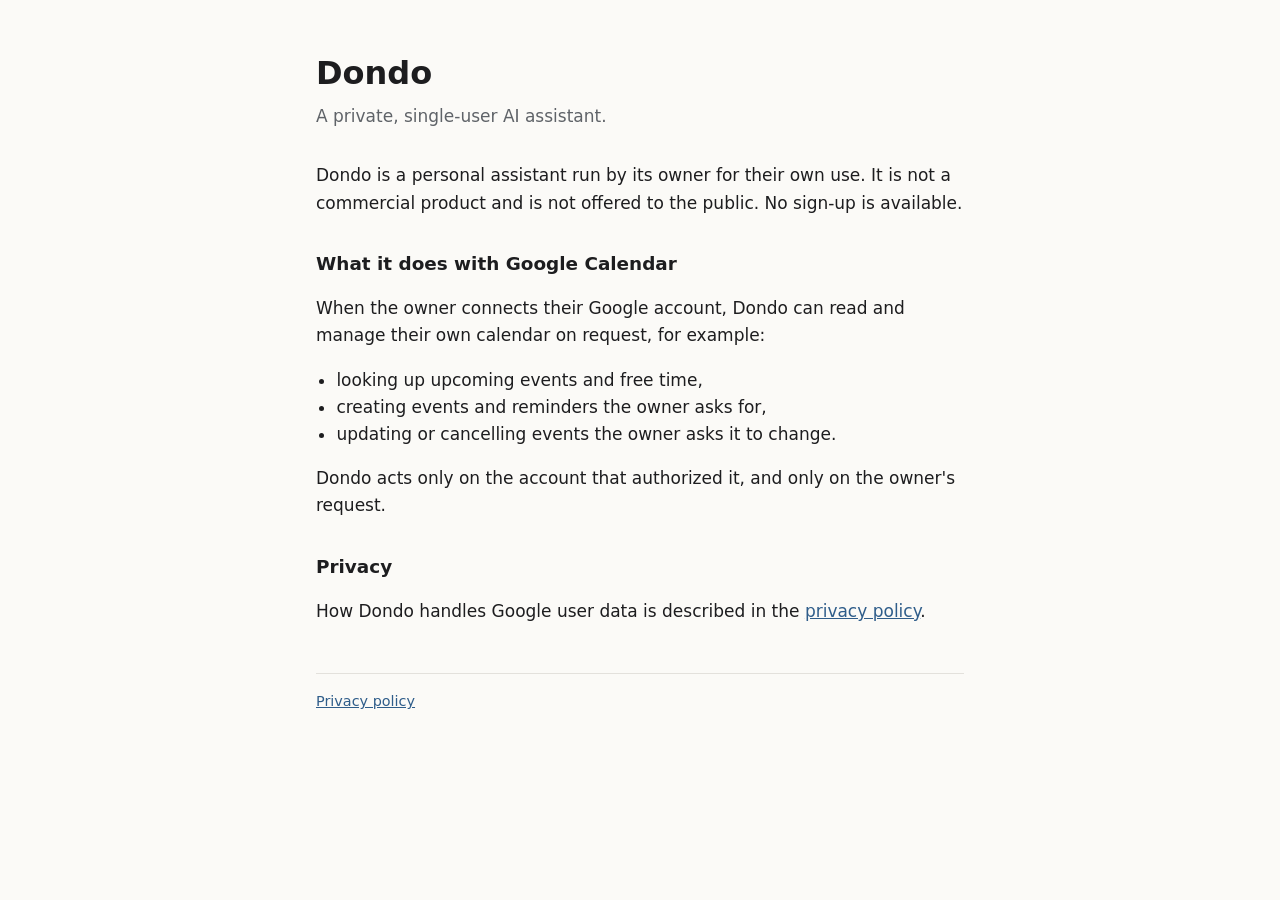
<file: index.html>
<!doctype html>
<html lang="en">
<head>
<meta charset="utf-8">
<meta name="viewport" content="width=device-width, initial-scale=1">
<title>Dondo</title>
<meta name="description" content="Dondo is a private, single-user AI assistant.">
<link rel="stylesheet" href="style.css">
</head>
<body>
<main>
  <h1>Dondo</h1>
  <p class="sub">A private, single-user AI assistant.</p>

  <p>Dondo is a personal assistant run by its owner for their own use. It is not a
  commercial product and is not offered to the public. No sign-up is available.</p>

  <h2>What it does with Google Calendar</h2>
  <p>When the owner connects their Google account, Dondo can read and manage their own
  calendar on request, for example:</p>
  <ul>
    <li>looking up upcoming events and free time,</li>
    <li>creating events and reminders the owner asks for,</li>
    <li>updating or cancelling events the owner asks it to change.</li>
  </ul>
  <p>Dondo acts only on the account that authorized it, and only on the owner's request.</p>

  <h2>Privacy</h2>
  <p>How Dondo handles Google user data is described in the
  <a href="privacy.html">privacy policy</a>.</p>

  <footer>
    <a href="privacy.html">Privacy policy</a>
  </footer>
</main>
</body>
</html>
</file>
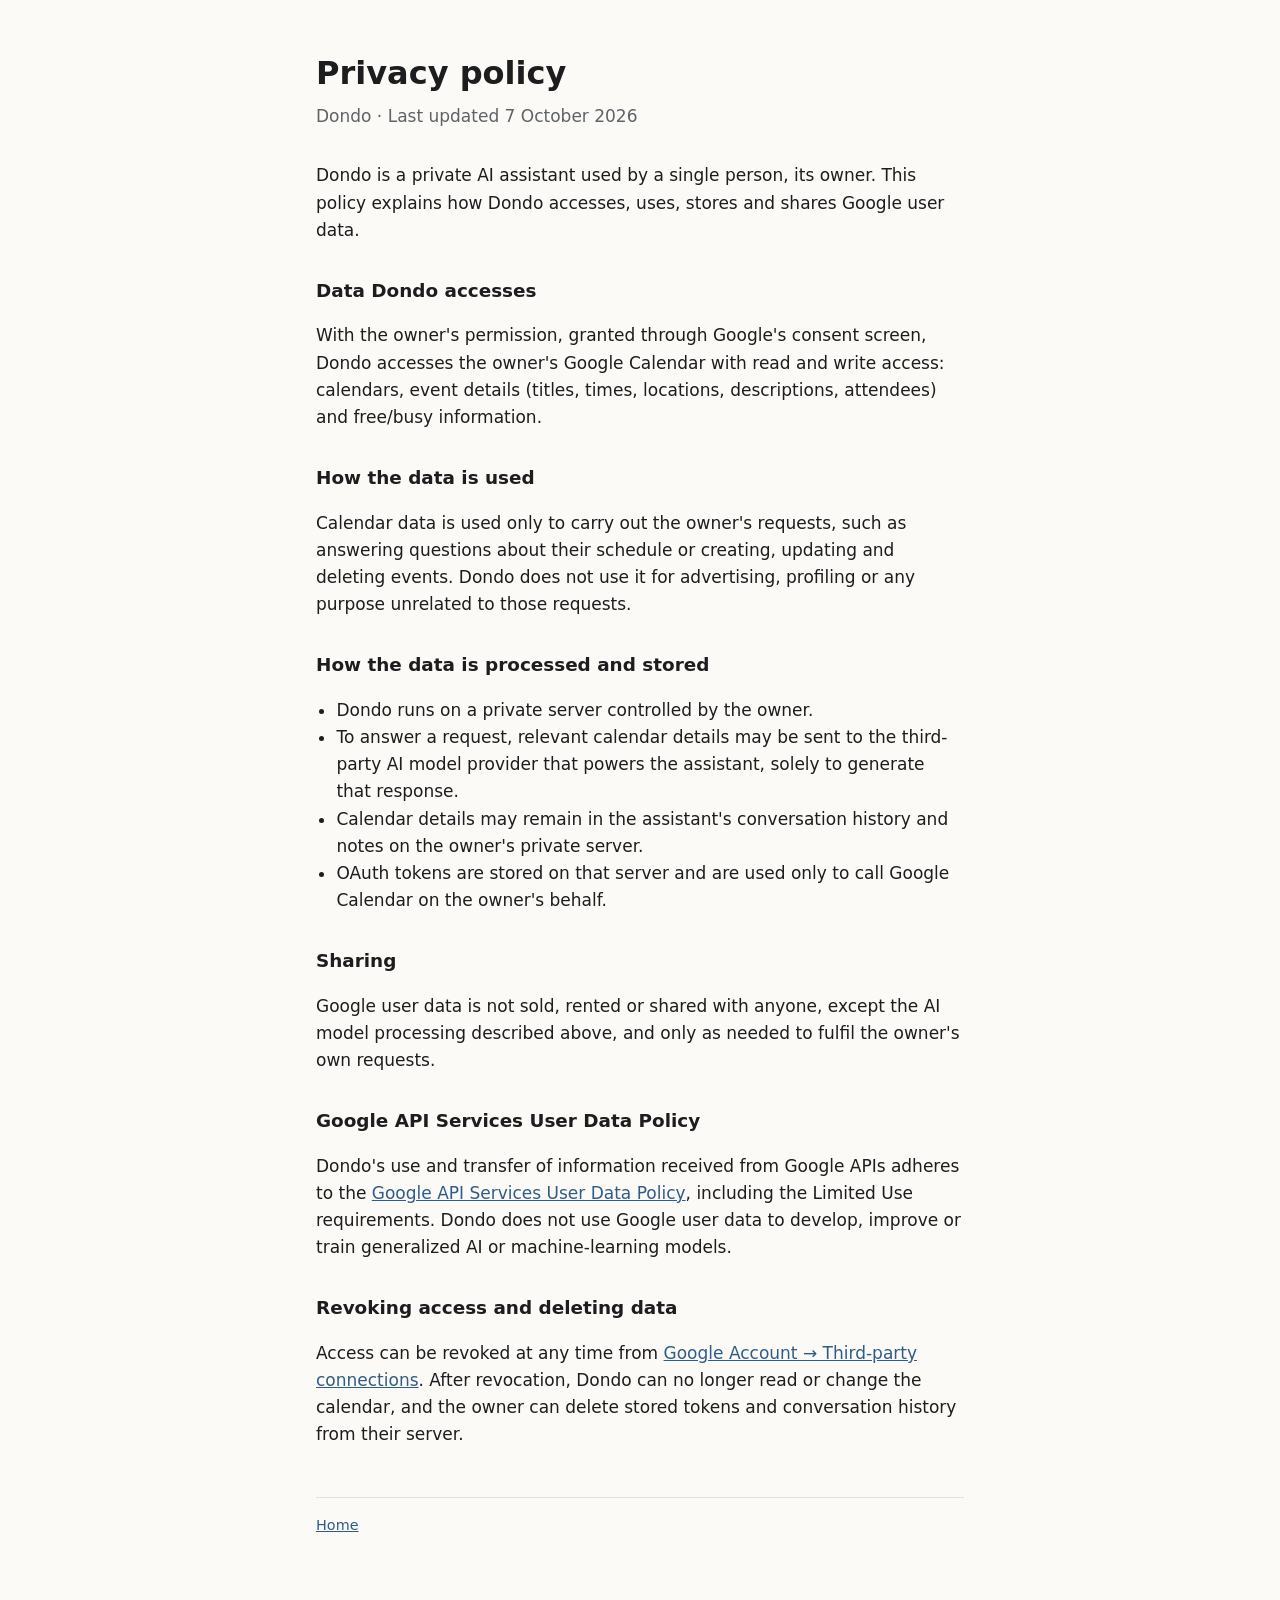
<file: privacy.html>
<!doctype html>
<html lang="en">
<head>
<meta charset="utf-8">
<meta name="viewport" content="width=device-width, initial-scale=1">
<title>Dondo Privacy Policy</title>
<meta name="description" content="How Dondo handles Google user data.">
<link rel="stylesheet" href="style.css">
</head>
<body>
<main>
  <h1>Privacy policy</h1>
  <p class="sub">Dondo · Last updated 7 October 2026</p>

  <p>Dondo is a private AI assistant used by a single person, its owner. This policy
  explains how Dondo accesses, uses, stores and shares Google user data.</p>

  <h2>Data Dondo accesses</h2>
  <p>With the owner's permission, granted through Google's consent screen, Dondo
  accesses the owner's Google Calendar with read and write access: calendars, event
  details (titles, times, locations, descriptions, attendees) and free/busy information.</p>

  <h2>How the data is used</h2>
  <p>Calendar data is used only to carry out the owner's requests, such as answering
  questions about their schedule or creating, updating and deleting events. Dondo does
  not use it for advertising, profiling or any purpose unrelated to those requests.</p>

  <h2>How the data is processed and stored</h2>
  <ul>
    <li>Dondo runs on a private server controlled by the owner.</li>
    <li>To answer a request, relevant calendar details may be sent to the third-party AI
      model provider that powers the assistant, solely to generate that response.</li>
    <li>Calendar details may remain in the assistant's conversation history and notes
      on the owner's private server.</li>
    <li>OAuth tokens are stored on that server and are used only to call Google Calendar
      on the owner's behalf.</li>
  </ul>

  <h2>Sharing</h2>
  <p>Google user data is not sold, rented or shared with anyone, except the AI model
  processing described above, and only as needed to fulfil the owner's own requests.</p>

  <h2>Google API Services User Data Policy</h2>
  <p>Dondo's use and transfer of information received from Google APIs adheres to the
  <a href="https://developers.google.com/terms/api-services-user-data-policy">Google API
  Services User Data Policy</a>, including the Limited Use requirements. Dondo does not
  use Google user data to develop, improve or train generalized AI or machine-learning
  models.</p>

  <h2>Revoking access and deleting data</h2>
  <p>Access can be revoked at any time from
  <a href="https://myaccount.google.com/permissions">Google Account → Third-party
  connections</a>. After revocation, Dondo can no longer read or change the calendar,
  and the owner can delete stored tokens and conversation history from their server.</p>

  <footer><a href="./">Home</a></footer>
</main>
</body>
</html>
</file>
<file: style.css>
:root { --bg:#fbfaf7; --fg:#1d1d1f; --muted:#5f6368; --line:#e3e1dc; --accent:#2f5d8a; }
@media (prefers-color-scheme: dark) {
  :root { --bg:#151618; --fg:#e8e6e1; --muted:#a0a3a8; --line:#2c2e32; --accent:#8ab4e0; }
}
* { box-sizing: border-box; }
body { margin:0; background:var(--bg); color:var(--fg);
  font:17px/1.6 system-ui, -apple-system, "Segoe UI", sans-serif; }
main { max-width: 680px; margin: 0 auto; padding: 48px 16px 64px; }
h1 { font-size: 2rem; margin: 0 0 4px; }
h2 { font-size: 1.15rem; margin: 32px 0 8px; }
.sub { color: var(--muted); margin: 0 0 32px; }
a { color: var(--accent); }
ul { padding-left: 1.2em; }
footer { margin-top: 48px; padding-top: 16px; border-top: 1px solid var(--line);
  color: var(--muted); font-size: .9rem; }
</file>
